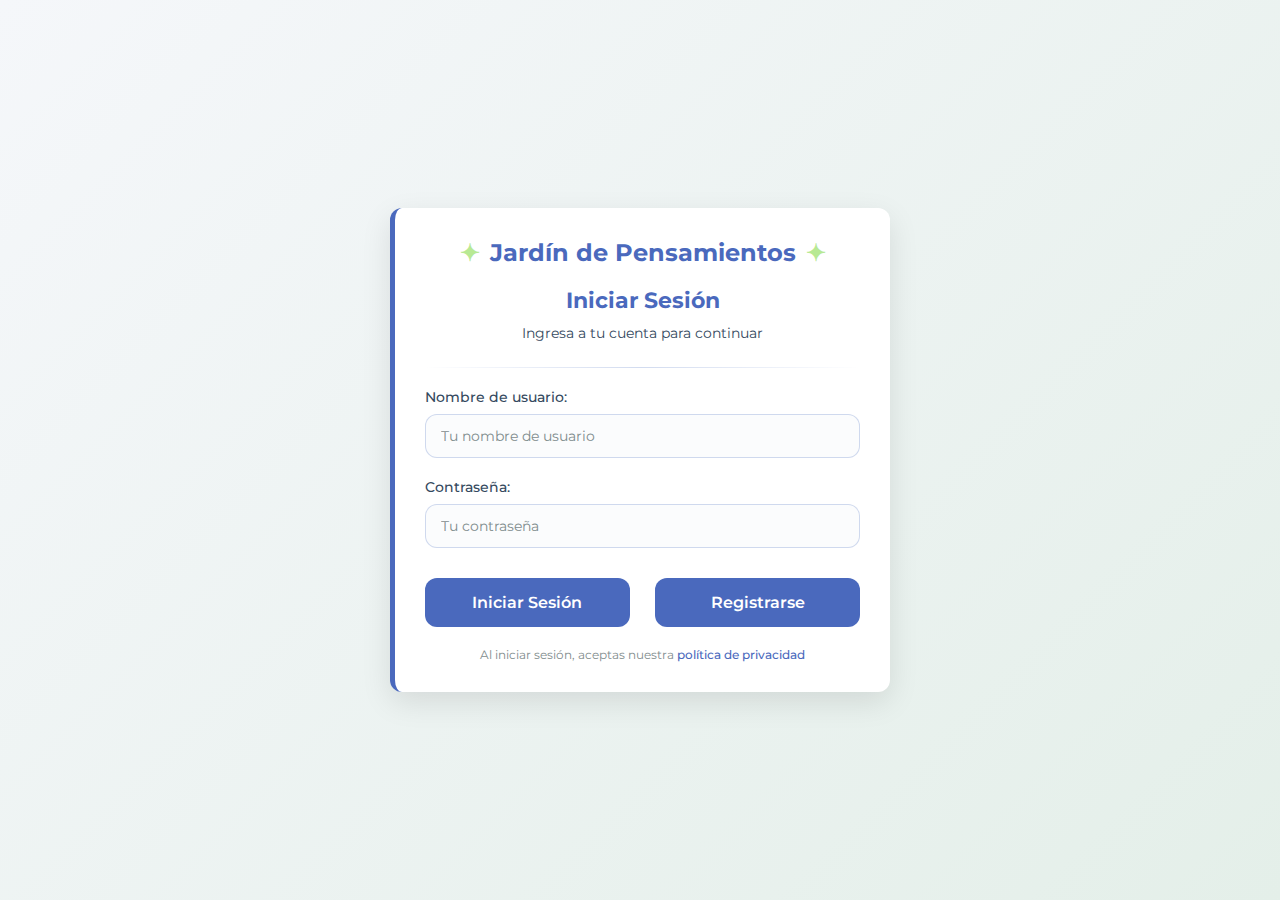
<file: index.html>
<!DOCTYPE html>
<html lang="es">
<head>
    <meta charset="UTF-8">
    <meta name="viewport" content="width=device-width, initial-scale=1.0">
    <link rel="stylesheet" href="css/estilo.css">
    <title>Jardin de pensamientos - Iniciar Sesión</title>
    <link href="https://fonts.googleapis.com/css2?family=Roboto:wght@300;400;500;700&family=Montserrat:wght@400;500;600&display=swap" rel="stylesheet">
</head>
<body>
    <div class="contenedor">
        <div class="logo">Jardín de Pensamientos</div>
        
        <h1 class="titulo-formulario">Iniciar Sesión</h1>
        <p class="descripcion">Ingresa a tu cuenta para continuar</p>
        
        <hr>
        
        <form id="formulario-login">
            <div class="grupo-input">
                <label for="usuario">Nombre de usuario:</label>
                <input type="text" id="usuario" name="usuario" placeholder="Tu nombre de usuario" required>
            </div>

            <div class="grupo-input">
                <label for="password">Contraseña:</label>
                <input type="password" id="password" name="password" placeholder="Tu contraseña" required>
            </div>
            
            <div class="grupo-botones">
                <button type="submit" id="bt_iniciar_sesion">Iniciar Sesión</button>
                <button type="submit" id="bt_registrarse">Registrarse</button>
            </div>
        </form>
        
        <p class="aviso">Al iniciar sesión, aceptas nuestra <a href="#">política de privacidad</a></p>
    </div>
</body>
<script type="module" src="js/main.js"></script>
</html>
</file>
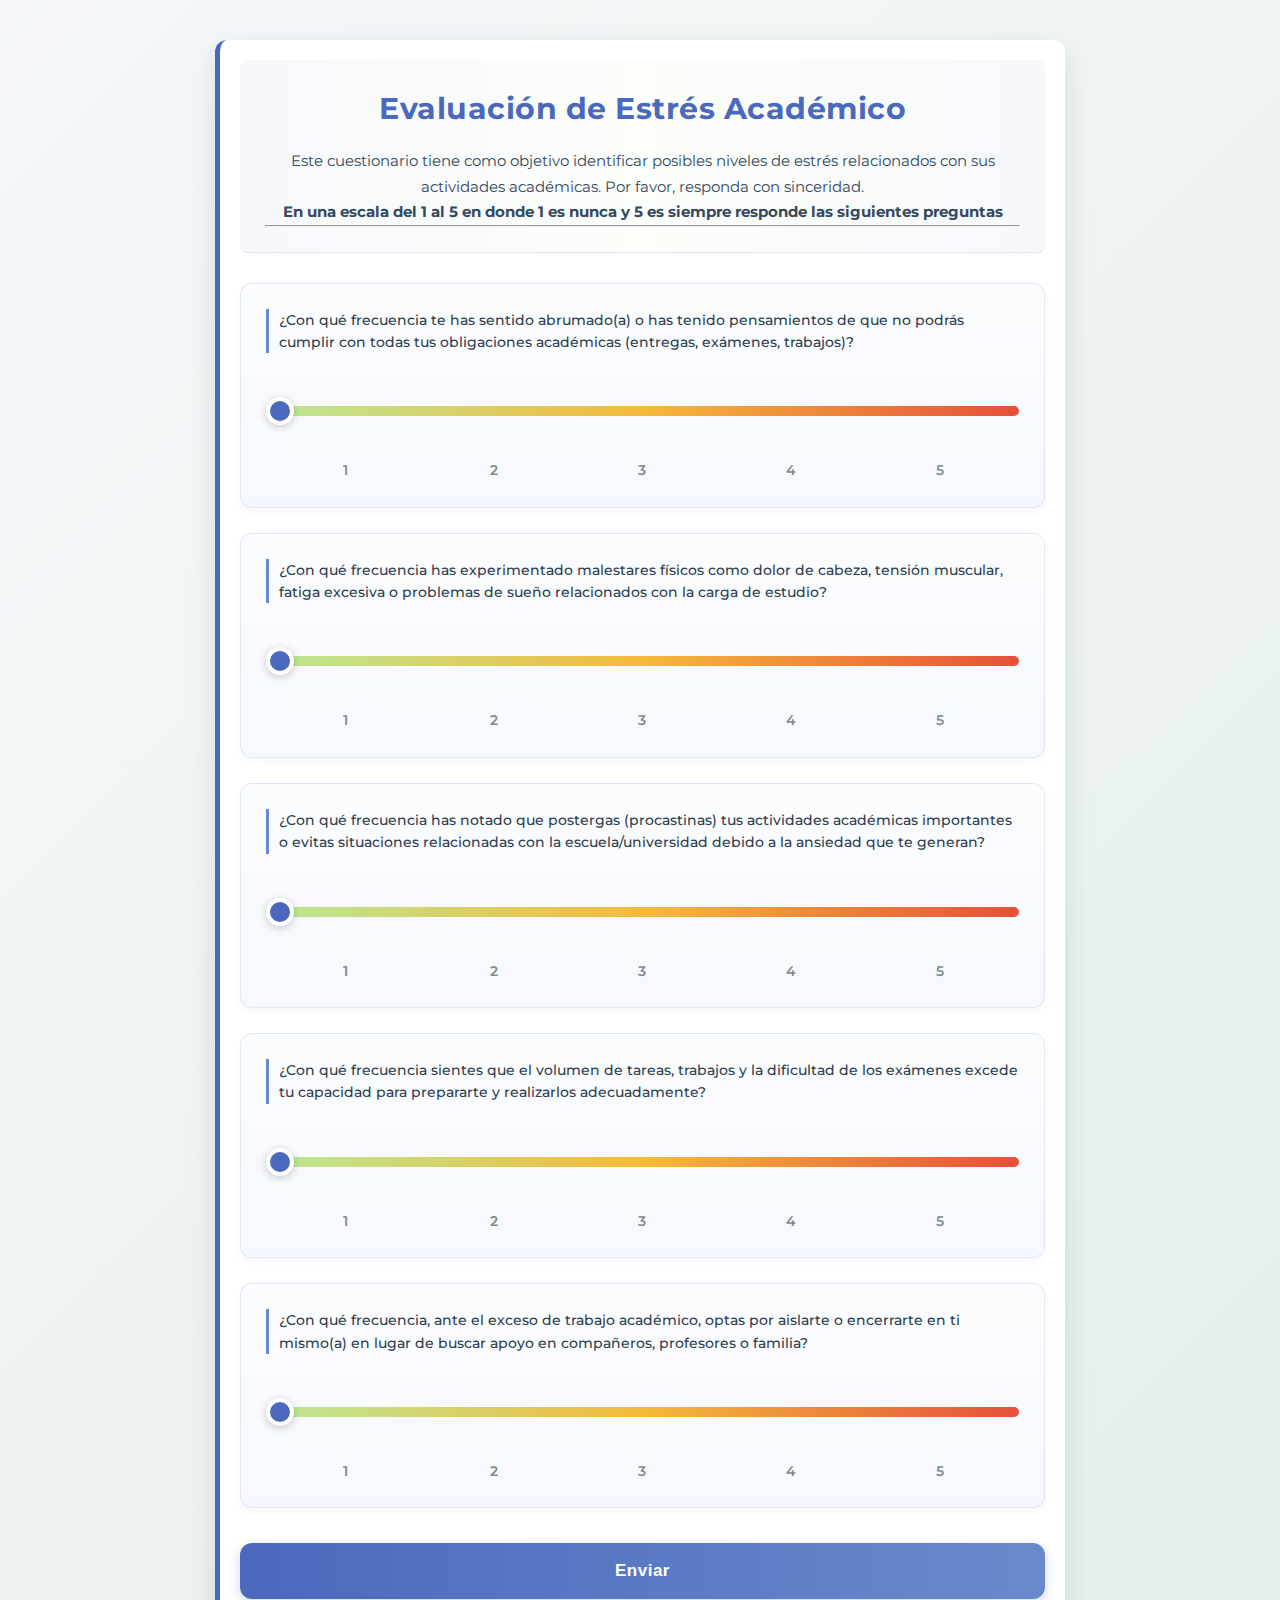
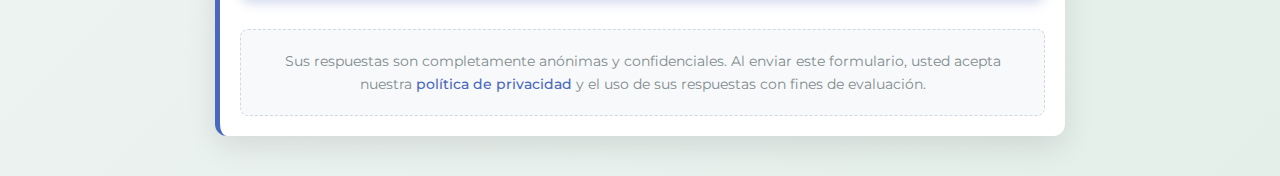
<file: paginas/diagnostico/index.html>
<!DOCTYPE html>
<html lang="en">
<head>
    <meta charset="UTF-8">
    <meta name="viewport" content="width=device-width, initial-scale=1.0">
    <link rel="stylesheet" href="css/estilo.css">
    <title>Jardin de pensamientos</title>
    <link href="https://fonts.googleapis.com/css2?family=Roboto:wght@300;400;500;700&family=Montserrat:wght@400;500;600&display=swap" rel="stylesheet">
</head>
<body>
    <div class="contenedor-general">
        <div class="contenedor-formulario">
            <div class="cabecera">
                <h1 class="titulo-formulario">Evaluación de Estrés Académico</h1>
                <p class="objetivo-formulario">Este cuestionario tiene como objetivo identificar posibles 
                    niveles de estrés relacionados con sus actividades académicas. Por favor, responda con sinceridad.<br>
                    <strong>En una escala del 1 al 5 en donde 1 es nunca y 5 es siempre responde las siguientes preguntas</strong></p>
                <hr>
            </div>
            <form id="formulario-preguntas-diagnostico" class="formulario-diagnostico"> 

            </form>
        <input type="button" value="Enviar" onclick="enviarRespuestas(event)">
        <div class="aviso-privacidad">
            <p>Sus respuestas son completamente anónimas y confidenciales. Al enviar este formulario, usted acepta nuestra <a href="#">política de privacidad</a> y el uso de sus respuestas con fines de evaluación.</p>
        </div>
    </div>
</body>
<script src="js/script.js"></script>
</html>
</file>
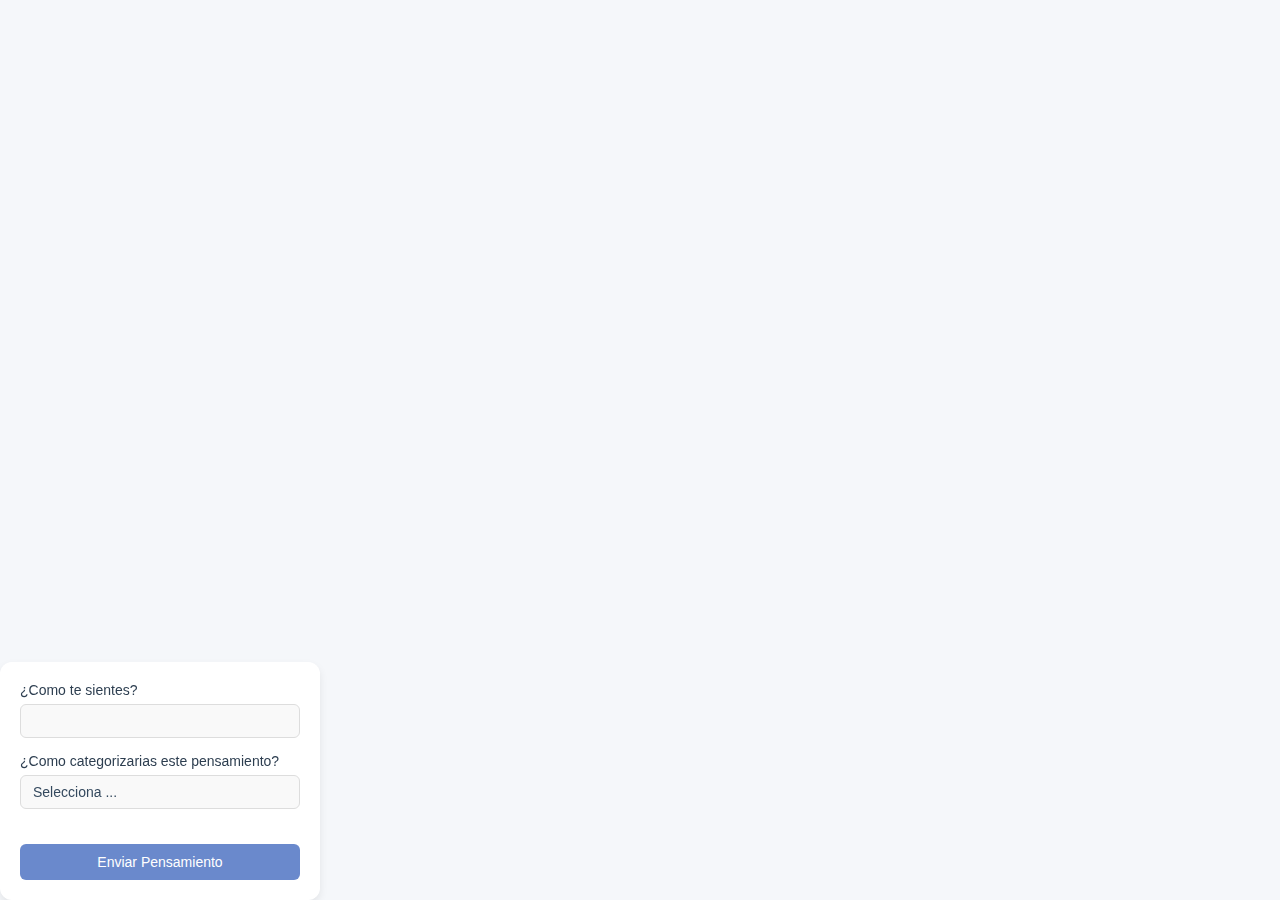
<file: paginas/juego/index.html>
<!DOCTYPE html>
<html lang="en">
<head>
    <meta charset="UTF-8">
    <meta name="viewport" content="width=device-width, initial-scale=1.0">
    <link rel="stylesheet" href="css/estilo.css">
    <title>Document</title>
</head>
<body>
    <div class="contenedor_sentimiento">
        <form id="formulario_sentimientos" class="formulario_sentimientos">
            <label for="Sentimiento">¿Como te sientes?</label>
            <input type="text" name="Sentimiento" id="sentimiento_input_texto">
            <label for="Categoria_sentimiento">¿Como categorizarias este pensamiento?</label>
            <select name="Categoria_sentimiento" id="Categoria_sentimiento">
                <option disabled selected>Selecciona ...</option>
                <option value="Negativo">Negativo</option>
                <option value="Positivo">Positivo</option>
            </select>
        </form>
        <button id="enviar" class="enviar">Enviar Pensamiento</button>
    </div>
    <canvas id="canvas" onclick="dibujarCirculo(event)"></canvas>
    <div>

    </div>
</body>
<script src="js/script.js"></script>
<script src="js/canvas.js"></script>
</html>
</file>
<file: css/estilo.css>
@import url("colores.css");

* {
    margin: 0;
    padding: 0;
    box-sizing: border-box;
}

body {
    font-family: 'Montserrat', sans-serif;
    background: linear-gradient(135deg, #f5f7fa 0%, #e4efe9 100%);
    color: var(--texto-oscuro);
    min-height: 100vh;
    display: flex;
    flex-direction: column;
    align-items: center;
    justify-content: center;
    padding: 20px;
}

.contenedor {
    width: 100%;
    max-width: 500px;
    background-color: var(--fondo-tarjeta);
    border-radius: var(--radio-borde);
    padding: 30px;
    box-shadow: 0 10px 30px rgba(0, 0, 0, 0.1);
    border-left: 5px solid var(--azul-profundo);
}

.logo {
    text-align: center;
    margin-bottom: 20px;
    color: var(--azul-profundo);
    font-size: 24px;
    font-weight: 700;
}

.logo::before,
.logo::after {
    content: "✦";
    color: var(--verde-fresco);
    margin: 0 10px;
}

.titulo-formulario {
    color: var(--azul-profundo);
    font-size: 22px;
    margin-bottom: 10px;
    text-align: center;
}

.descripcion {
    color: var(--texto-medio);
    font-size: 14px;
    text-align: center;
    margin-bottom: 25px;
}

.grupo-input {
    margin-bottom: 20px;
}

.grupo-input label {
    display: block;
    margin-bottom: 8px;
    font-weight: 500;
    color: var(--texto-medio);
    font-size: 14px;
}

.grupo-input input,
.grupo-input select {
    width: 100%;
    padding: 12px 15px;
    border: 1px solid rgba(106, 137, 204, 0.3);
    border-radius: var(--radio-borde);
    font-family: 'Montserrat', sans-serif;
    font-size: 14px;
    transition: var(--transicion);
    background-color: #fbfcfd;
}

.grupo-input input:focus,
.grupo-input select:focus {
    outline: none;
    border-color: var(--azul-profundo);
    box-shadow: 0 0 0 3px rgba(74, 105, 189, 0.2);
}

.grupo-input input::placeholder {
    color: var(--texto-claro);
}

.grupo-botones{
    display: grid;
    grid-template-columns: repeat(auto-fill, minmax(200px, 1fr));
    gap: 2vw; 
}

button {
    width: 100%;
    padding: 15px;
    background: var(--azul-profundo);
    color: white;
    border: none;
    border-radius: var(--radio-borde);
    font-size: 16px;
    font-weight: 600;
    cursor: pointer;
    margin-top: 10px;
    font-family: 'Montserrat', sans-serif;
}

button:hover {
    background: var(--fondo-tarjeta);
    box-shadow: 0 4px 12px rgba(74, 105, 189, 0.3);
    outline: 2px solid var(--azul-profundo);
    color: var(--azul-profundo);
}

.aviso {
    text-align: center;
    margin-top: 20px;
    font-size: 12px;
    color: var(--texto-claro);
}

.aviso a {
    color: var(--azul-profundo);
    text-decoration: none;
    font-weight: 500;
}

.aviso a:hover {
    text-decoration: underline;
}

hr {
    border: none;
    height: 1px;
    background: linear-gradient(to right, transparent, rgba(106, 137, 204, 0.3), transparent);
    margin: 20px 0;
}

@media (max-width: 480px) {
    .contenedor {
        padding: 20px;
    }

    .titulo-formulario {
        font-size: 20px;
    }

    .logo {
        font-size: 22px;
    }
}
</file>
<file: paginas/diagnostico/css/estilo.css>
@import url("../../../css/colores.css");

* {
    margin: 0;
    padding: 0;
    box-sizing: border-box;
}

body {
    font-family: 'Montserrat', sans-serif;
    background: linear-gradient(135deg, #f5f7fa 0%, #e4efe9 100%);
    color: var(--texto-oscuro);
    line-height: 1.6;
    min-height: 100vh;
    display: flex;
    flex-direction: column;
    align-items: center;
    justify-content: center;
    padding: 20px;
}

.contenedor-general {
    width: 100%;
    max-width: 850px;
    margin: 20px auto;
}

.contenedor-formulario {
    background-color: var(--fondo-tarjeta);
    border-radius: var(--radio-borde);
    padding: var(--relleno-tarjeta);
    box-shadow: 0 10px 30px rgba(0, 0, 0, 0.1);
    border-left: 5px solid var(--azul-profundo);
}

.cabecera {
    text-align: center;
    margin-bottom: 35px;
    padding-bottom: 25px;
    border-bottom: 1px solid rgba(106, 137, 204, 0.2);
    background: linear-gradient(to right, rgba(74, 105, 189, 0.05), rgba(184, 233, 148, 0.05), rgba(74, 105, 189, 0.05));
    padding: 25px;
    border-radius: 8px;
    margin-bottom: 30px;
}

.titulo-formulario {
    color: var(--azul-profundo);
    font-size: 30px;
    margin-bottom: 15px;
    font-weight: 700;
    letter-spacing: 0.5px;
}

.objetivo-formulario {
    color: var(--texto-medio);
    font-size: 15px;
    font-weight: 400;
    line-height: 1.7;
    margin: 0 auto;
}

.contenedor_pregunta {
    background: linear-gradient(to bottom, #fbfcfd, #f5f8ff);
    border-radius: var(--radio-borde);
    padding: 25px;
    margin-bottom: 25px;
    transition: var(--transicion);
    border: 1px solid rgba(106, 137, 204, 0.15);
    box-shadow: 0 4px 10px rgba(0, 0, 0, 0.03);
}

.contenedor_pregunta:hover {
    transform: translateY(-3px);
    box-shadow: 0 8px 15px rgba(0, 0, 0, 0.07);
    border-color: rgba(106, 137, 204, 0.3);
}

.pregunta {
    display: block;
    font-weight: 500;
    margin-bottom: 20px;
    color: var(--texto-oscuro);
    font-size: 14px;
    line-height: 1.6;
    padding-left: 10px;
    border-left: 3px solid var(--azul-sereno);
}

.rango-pregunta {
    width: 100%;
    height: 26px;
    margin: 25px 0 20px;
    -webkit-appearance: none;
    appearance: none;
    background: transparent;
    cursor: pointer;
}

.rango-pregunta:focus {
    outline: none;
}

/* Estilo para el track del slider */
.rango-pregunta::-webkit-slider-runnable-track {
    width: 100%;
    height: 10px;
    background: linear-gradient(to right, var(--verde-fresco), var(--amarillo-soleado), var(--coral));
    border-radius: 5px;
}

.rango-pregunta::-moz-range-track {
    width: 100%;
    height: 10px;
    background: linear-gradient(to right, var(--verde-fresco), var(--amarillo-soleado), var(--coral));
    border-radius: 5px;
    border: none;
}

/* Estilo para el thumb del slider */
.rango-pregunta::-webkit-slider-thumb {
    -webkit-appearance: none;
    appearance: none;
    height: 28px;
    width: 28px;
    border-radius: 50%;
    background: var(--azul-profundo);
    cursor: pointer;
    border: 4px solid white;
    box-shadow: 0 2px 8px rgba(0, 0, 0, 0.2);
    margin-top: -9px;
    transition: var(--transicion);
}

.rango-pregunta::-webkit-slider-thumb:hover {
    transform: scale(1.1);
    background: #3a579b;
}

.rango-pregunta::-moz-range-thumb {
    height: 28px;
    width: 28px;
    border-radius: 50%;
    background: var(--azul-profundo);
    cursor: pointer;
    border: 4px solid white;
    box-shadow: 0 2px 8px rgba(0, 0, 0, 0.2);
    transition: var(--transicion);
}

.rango-pregunta::-moz-range-thumb:hover {
    transform: scale(1.1);
    background: #3a579b;
}

.escalas {
    display: flex;
    justify-content: space-between;
    margin-top: 15px;
    padding: 0 5px;
}

.escalas span {
    color: var(--texto-claro);
    font-size: 14px;
    font-weight: 600;
    position: relative;
    width: 20%;
    text-align: center;
}


input[type="button"] {
    display: block;
    width: 100%;
    padding: 18px;
    background: linear-gradient(to right, var(--azul-profundo), var(--azul-sereno));
    color: white;
    border: none;
    border-radius: var(--radio-borde);
    font-size: 17px;
    font-weight: 600;
    cursor: pointer;
    transition: var(--transicion);
    margin-top: 35px;
    letter-spacing: 0.5px;
    box-shadow: 0 4px 12px rgba(74, 105, 189, 0.25);
}

input[type="button"]:hover {
    background: linear-gradient(to right, #3a579b, #5a79c0);
    transform: translateY(-2px);
    box-shadow: 0 6px 15px rgba(74, 105, 189, 0.35);
}

input[type="button"]:active {
    transform: translateY(0);
}

.aviso-privacidad {
    text-align: center;
    margin-top: 30px;
    font-size: 14px;
    color: var(--texto-claro);
    padding: 20px;
    border-radius: 8px;
    background-color: rgba(245, 247, 250, 0.7);
    border: 1px dashed rgba(122, 140, 173, 0.3);
}

.aviso-privacidad a {
    color: var(--azul-profundo);
    text-decoration: none;
    font-weight: 500;
}

.aviso-privacidad a:hover {
    text-decoration: underline;
}


@media (max-width: 768px) {
    .contenedor-general {
        padding: 0 15px;
        margin: 15px auto;
    }

    .contenedor-formulario {
        padding: 20px;
    }

    .titulo-formulario {
        font-size: 20px;
    }

    .contenedor_pregunta {
        padding: 20px 15px;
    }

    .pregunta {
        font-size: 14px;
    }

    .cabecera {
        padding: 20px 15px;
    }
}
</file>
<file: paginas/juego/css/estilo.css>
@import url("../../../css/colores.css");

* {
    margin: 0;
    padding: 0;
    box-sizing: border-box;
    font-family: 'Segoe UI', Tahoma, Geneva, Verdana, sans-serif;
}

body {
    background-color: var(--fondo);
    display: flex;
    justify-content: center;
    align-items: center;
    min-height: 100vh;
    min-width: 1500px;
    padding: 20px;
}

.contenedor_sentimiento {
    position: fixed;
    z-index: 100;
    bottom: 0;
    left: 0;
    background-color: var(--fondo-tarjeta);
    border-radius: var(--radio-borde);
    box-shadow: 0 4px 8px var(--sombra-tarjeta);
    width: 100%;
    max-width: 320px;
    padding: var(--relleno-tarjeta);
    transition: var(--transicion);
}

.contenedor_sentimiento:hover {
    box-shadow: 0 6px 12px var(--sombra-hover);
}

.formulario_sentimientos {
    margin-bottom: 20px;
}

label {
    display: block;
    margin-bottom: 6px;
    font-weight: 500;
    color: var(--texto-oscuro);
    font-size: 14px;
}

input[type="text"],
select {
    width: 100%;
    padding: 8px 12px;
    margin-bottom: 15px;
    border: 1px solid #ddd;
    border-radius: 6px;
    font-size: 14px;
    color: var(--texto-medio);
    background-color: #f9f9f9;
    transition: var(--transicion);
}

input[type="text"]:focus,
select:focus {
    border-color: var(--azul-sereno);
    outline: none;
    box-shadow: 0 0 0 2px rgba(106, 137, 204, 0.2);
}

select {
    appearance: none;
    background-repeat: no-repeat;
    background-position: right 10px center;
    background-size: 14px;
    padding-right: 30px;
}

.enviar {
    background-color: var(--azul-sereno);
    color: white;
    border: none;
    padding: 10px 16px;
    border-radius: 6px;
    font-size: 14px;
    font-weight: 500;
    cursor: pointer;
    width: 100%;
    transition: var(--transicion);
}

.enviar:hover {
    background-color: var(--azul-profundo);
}

#canvas {
    position: fixed;
    top: 0;
    left: 0;
    width: 100%;
    height: 100%;
    z-index: 1;
}
</file>
